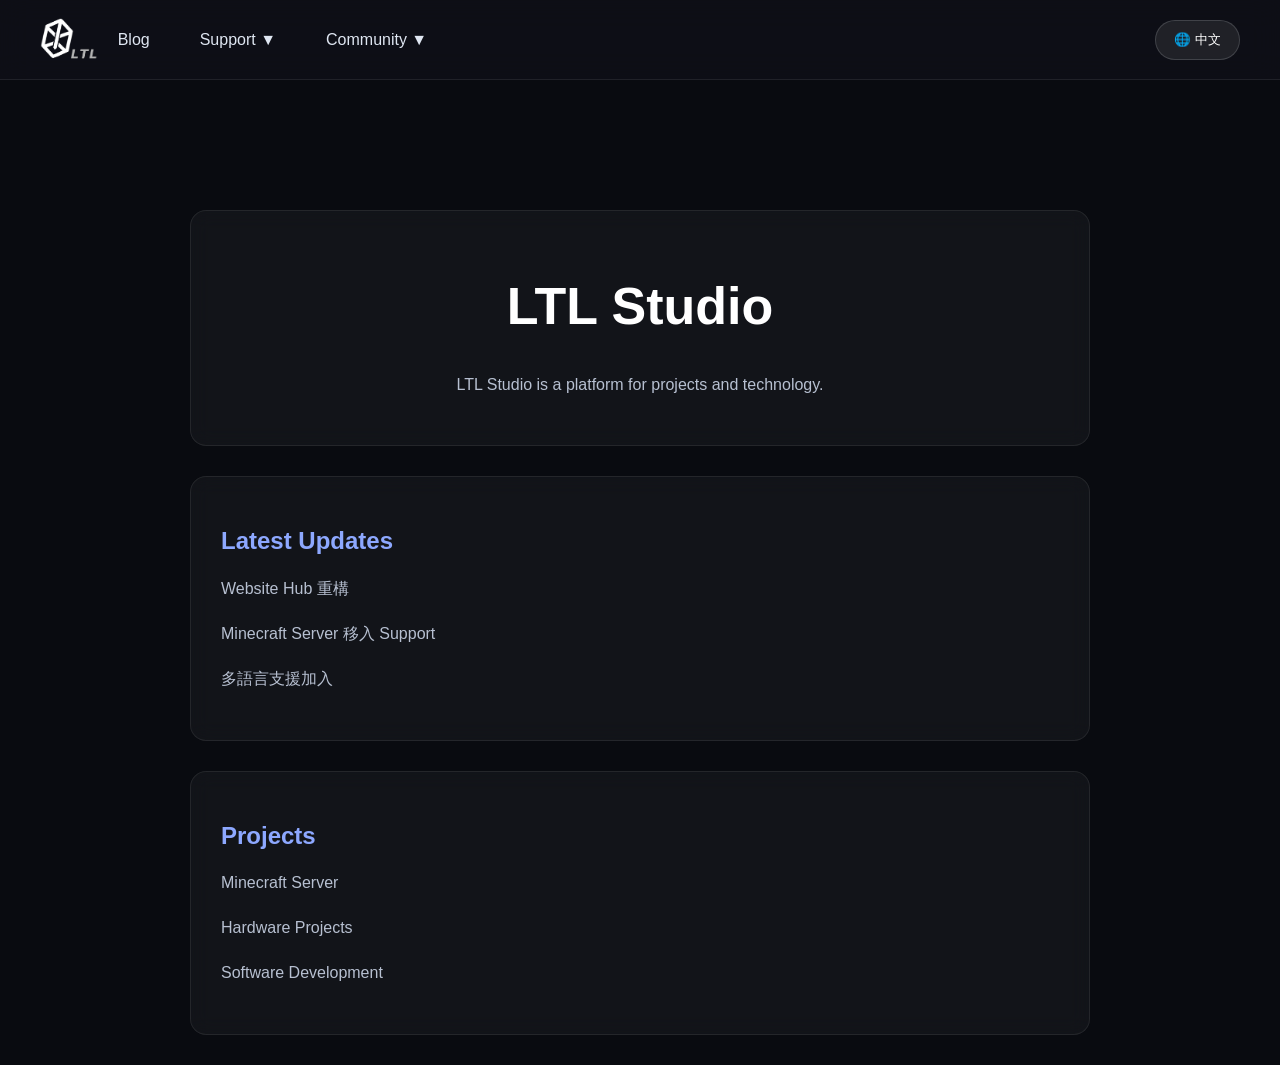
<file: index.html>
<!DOCTYPE html>

<html lang="zh-TW">


<head>

    <meta charset="UTF-8">

    <meta name="viewport" content="width=device-width, initial-scale=1.0">

    <title>LTL Studio</title>

    <link rel="stylesheet" href="css/styles.css">

</head>


<body>


<!-- ==============================
     Hub
============================== -->

<div class="nav-bar">


    <!-- Logo -->

    <div class="logo">

        <a href="/">

            <img src="images/logo.png" alt="LTL Studio">

        </a>

    </div>


    <!-- Desktop Menu -->

    <div class="nav-menu">


        <!-- Blog -->

        <div class="nav-item">

            <a
                class="nav-link"
                href="/"
                data-lang="blog">

                博客

            </a>

        </div>


        <!-- Support -->

        <div class="nav-item dropdown">

            <a
                class="nav-link"
                href="#"
                data-lang="support">

                支援 ▼

            </a>


            <div class="dropdown-content">

                <a
                    id="minecraft"
                    data-lang="minecraft">

                    Minecraft

                </a>


                <a
                    id="cloud"
                    data-lang="cloud">

                    雲端服務

                </a>


                <a
                    id="docs"
                    data-lang="docs">

                    文件

                </a>

            </div>

        </div>


        <!-- Community -->

        <div class="nav-item dropdown">

            <a
                class="nav-link"
                href="#"
                data-lang="community">

                社群 ▼

            </a>


            <div class="dropdown-content">

                <a id="discord">

                    Discord

                </a>


                <a id="youtube">

                    YouTube

                </a>


                <a id="github">

                    GitHub

                </a>

            </div>

        </div>

    </div>


    <!-- Language -->

    <div class="language">

        <button
            id="language-btn"
            data-lang="language"
            onclick="changeLanguage()">

            🌐 English

        </button>

    </div>

</div>



<!-- ==============================
     Mobile Menu
============================== -->

<div id="mobile-menu">


    <!-- Blog -->

    <a
        class="mobile-link"
        href="/"
        data-lang="blog">

        博客

    </a>


    <!-- Support -->

    <div class="mobile-dropdown">

        <button
            class="mobile-dropdown-btn"
            data-lang="support">

            支援 ▼

        </button>


        <div class="mobile-dropdown-content">

            <a id="mobile-minecraft">

                Minecraft

            </a>


            <a id="mobile-cloud">

                雲端服務

            </a>


            <a id="mobile-docs">

                文件

            </a>

        </div>

    </div>


    <!-- Community -->

    <div class="mobile-dropdown">

        <button
            class="mobile-dropdown-btn"
            data-lang="community">

            社群 ▼

        </button>


        <div class="mobile-dropdown-content">

            <a id="mobile-discord">

                Discord

            </a>


            <a id="mobile-youtube">

                YouTube

            </a>


            <a id="mobile-github">

                GitHub

            </a>

        </div>

    </div>

</div>



<!-- ==============================
     Mobile Menu Button
============================== -->

<button
    id="mobile-menu-btn"
    aria-label="Menu">

    ☰

</button>



<!-- ==============================
     Blog
============================== -->

<header>

    <div class="card">

        <h1 data-lang="title">

            LTL Studio

        </h1>


        <p data-lang="intro">

            LTL Studio 是一個技術與專案展示平台。

        </p>

    </div>

</header>



<!-- ==============================
     Latest Updates
============================== -->

<section>

    <div class="card">

        <h2 data-lang="latest">

            最新更新

        </h2>


        <p>

            Website Hub 重構

        </p>


        <p>

            Minecraft Server 移入 Support

        </p>


        <p>

            多語言支援加入

        </p>

    </div>


    <!-- Projects -->

    <div class="card">

        <h2 data-lang="projects">

            專案

        </h2>


        <p>

            Minecraft Server

        </p>


        <p>

            Hardware Projects

        </p>


        <p>

            Software Development

        </p>

    </div>

</section>



<!-- ==============================
     JavaScript
============================== -->

<script src="js/config.js"></script>

<script src="js/language.js"></script>

<script src="js/main.js"></script>


</body>

</html>
</file>
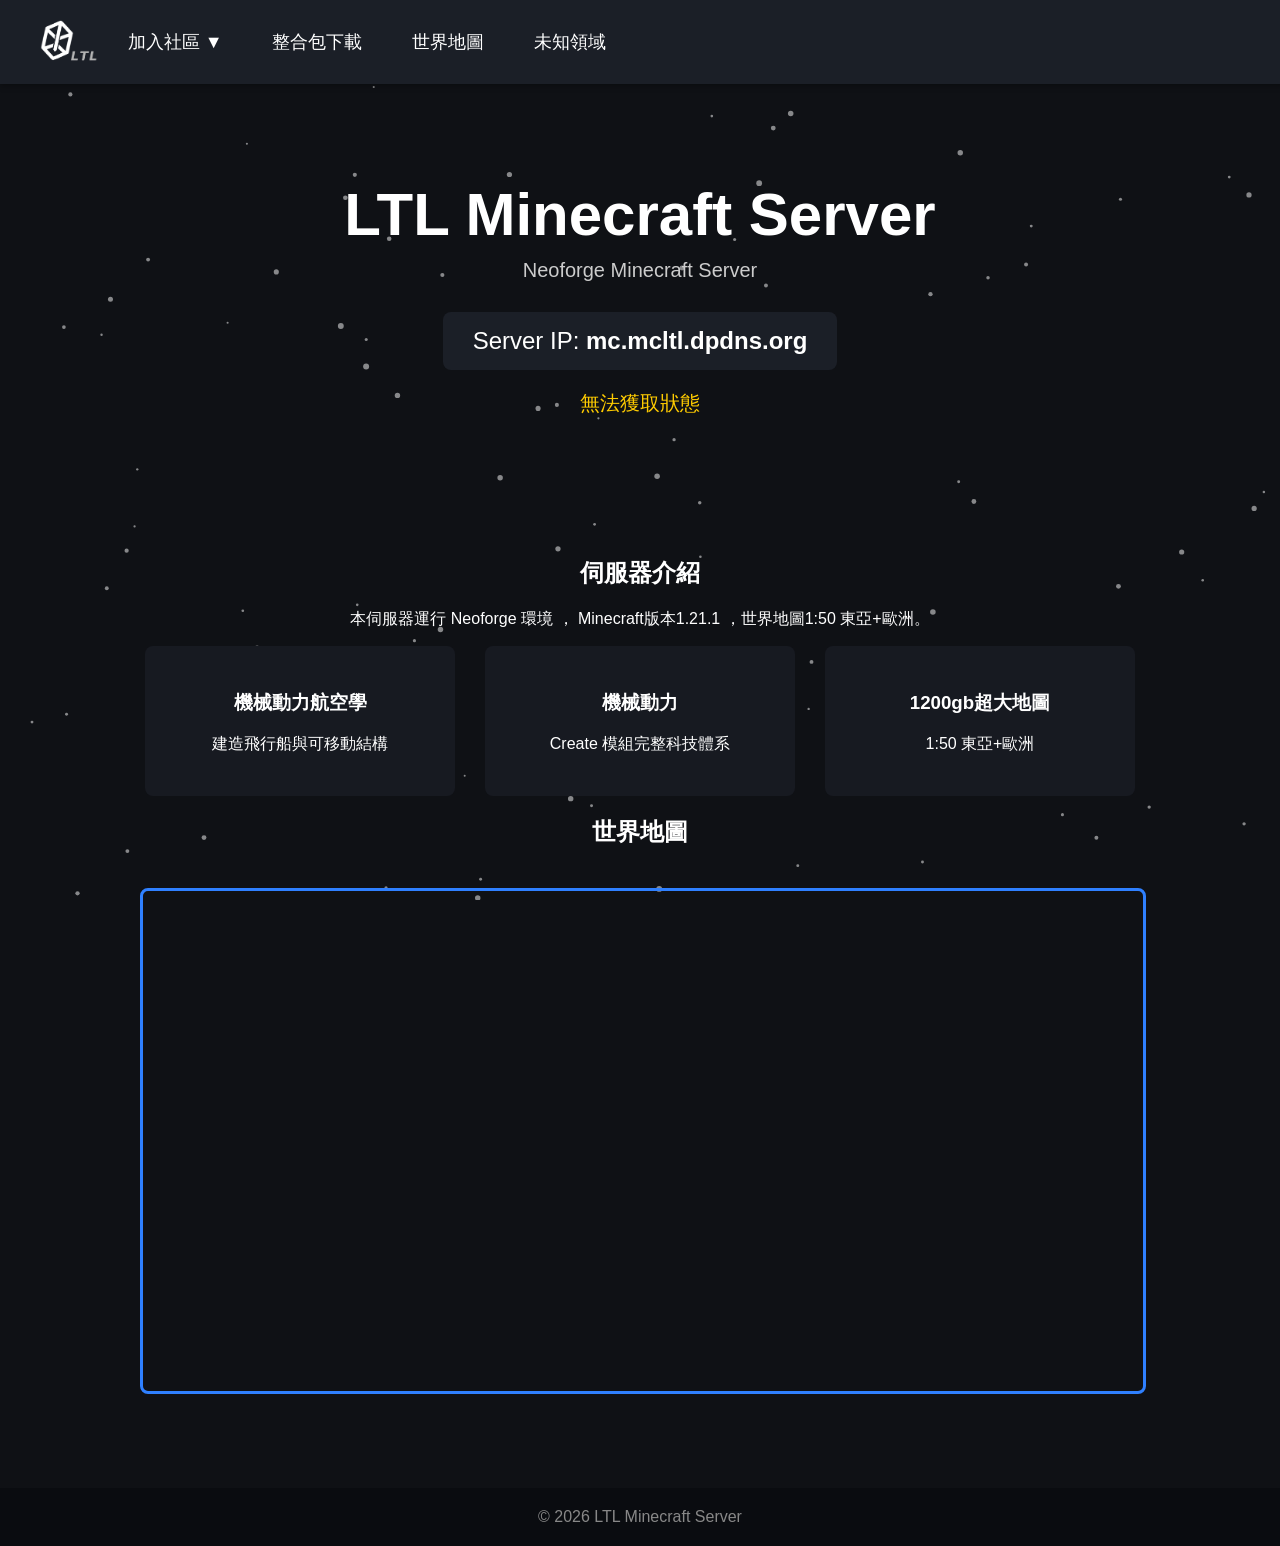
<file: minecraft.html>
<!DOCTYPE html>
<html lang="zh">
<head>
<meta charset="UTF-8">
<meta name="viewport" content="width=device-width, initial-scale=1.0">
<title>MCLTL Minecraft Server</title>
<style>
/* =======================
   全局樣式
======================= */
body {
    margin:0;
    font-family: Arial, Helvetica, sans-serif;
    background:#0f1115;
    color:white;
    overflow-x:hidden;
}
#particles {
    position:fixed;
    top:0; left:0;
    width:100%; height:100%;
    z-index:-1;
    background:#0f1115;
}

/* =======================
    Hub
======================= */
.nav-bar{
    display:flex;
    align-items:center;
    gap:10px;
    padding:10px 40px;
    background:#1b1f27;
    position:fixed;
    top:0;
    width:100%;
    z-index:100;
    box-shadow:0 2px 6px rgba(0,0,0,0.3);
}
.nav-bar .logo img { max-height: 60px; width:auto; }
.nav-menu{ display:flex; gap:10px; align-items:center; }
.nav-item{ position:relative; font-size:18px; }
.nav-link{ display:block; padding:12px 20px; color:white; text-decoration:none; border-radius:6px; }
.nav-link:hover{ background:#2f80ff; }
.dropdown-content{
    display:none;
    position:absolute;
    background:#171a21;
    min-width:160px;
    top:100%;
    left:0;
    flex-direction:column;
    border-radius:6px;
    box-shadow:0 8px 16px rgba(0,0,0,0.3);
    z-index:50;
}
.dropdown-content a{ display:block; padding:12px 16px; color:white; text-decoration:none; }
.dropdown-content a:hover{ background:#2f80ff; }
.nav-item.dropdown:hover .dropdown-content{ display:flex; }

/* =======================
   Header
======================= */
header{
    text-align:center;
    padding:180px 20px 60px 20px;
}
h1{ font-size:60px; margin:0; }
.subtitle{ font-size:20px; color:#ccc; margin-top:10px; }
.server-ip{
    margin-top:30px;
    font-size:24px;
    background:#1b1f27;
    padding:15px 30px;
    display:inline-block;
    border-radius:8px;
    cursor:pointer;
}
.status{ margin-top:20px; font-size:20px; color:#ffcc00; }

/* =======================
   Section
======================= */
section{
    max-width:1000px;
    margin:auto;
    padding:60px 20px;
    text-align:center;
}
.features{ display:flex; flex-wrap:wrap; justify-content:center; gap:30px; }
.feature{ background:#171a21; padding:25px; border-radius:8px; width:260px; }
.map-container{ margin:40px auto; max-width:1000px; height:500px; }
.map-container iframe{ width:100%; height:100%; border:3px solid #2f80ff; border-radius:8px; }

/* footer */
footer{ text-align:center; padding:20px; background:#0a0c10; color:#888; }

/* =======================
    Hub + 側邊菜單
======================= */
@media screen and (max-width:768px){
    .nav-bar{ display:none; }
    .mobile-hub{
        display:flex;
        align-items:center;
        gap:10px;
        padding:10px;
        background:#1b1f27;
        position:fixed;
        top:0;
        width:100%;
        z-index:100;
        box-shadow:0 2px 6px rgba(0,0,0,0.3);
    }
    .mobile-hub .hamburger{ font-size:28px; cursor:pointer; color:white; }
    .mobile-hub .logo img{ max-height:50px; width:auto; }

    .mobile-menu{
        position:fixed;
        left:-250px;
        top:60px;
        height:calc(100% - 60px);
        width:auto;
        min-width:150px;
        max-width:80%;
        background:#1b1f27;
        flex-direction:column;
        gap:0;
        padding:10px;
        transition:left 0.3s ease;
        z-index:105;
    }
    .mobile-menu.show{ left:0; }
    .mobile-menu .nav-item{ border-bottom:none; }
    .mobile-menu .nav-link{ padding:15px 20px; display:block; white-space:nowrap; }
    .mobile-menu .dropdown-content{
        position: relative;
        top:0; left:0;
        box-shadow:none;
        border-radius:8px;
        display:none;
        max-height:0;
        overflow:hidden;
        transition: max-height 0.3s ease;
        padding-left:10px;
    }
    .mobile-menu .dropdown-content.show{
        display:flex;
        flex-direction: column;
        max-height:500px;
    }
}
@media screen and (min-width:769px){
    .mobile-hub{ display:none; }
    .mobile-menu{ display:none; }
}
</style>
</head>
<body>

<div id="particles"></div>

<!-- ==============================
     桌面端 Hub
============================== -->
<div class="nav-bar">
    <div class="logo"><a href="/"><img src="images/logo.png" alt="LTL"></a></div>
    <div class="nav-menu">
        <div class="nav-item dropdown">
            <a class="nav-link" href="javascript:void(0)">加入社區 ▼</a>
            <div class="dropdown-content">
                <a class="discord-desktop" target="_blank">Discord</a>
                <a class="youtube-desktop" target="_blank">YouTube</a>
                <a class="github-desktop" target="_blank">GitHub</a>
            </div>
        </div>
        <div class="nav-item"><a class="desktop-modpack nav-link" target="_blank">整合包下載</a></div>
        <div class="nav-item"><a class="desktop-map nav-link" target="_blank">世界地圖</a></div>
        <div class="nav-item">
    <a class="mobile-cloud nav-link">未知領域</a>
</div>
    </div>
</div>

<!-- ==============================
     手機端 Hub
============================== -->
<div class="mobile-hub">
    <div class="hamburger" onclick="toggleMenu()">☰</div>
    <div class="logo"><a href="/"><img src="images/logo.png" alt="LTL"></a></div>
</div>

<!-- ==============================
     手機端側邊菜單
============================== -->
<div class="nav-menu mobile-menu">
    <div class="nav-item dropdown" onclick="toggleDropdown(this)">
        <a class="nav-link" href="javascript:void(0)">加入社區 ▼</a>
        <div class="dropdown-content">
            <a class="discord-mobile" target="_blank">Discord</a>
            <a class="youtube-mobile" target="_blank">YouTube</a>
            <a class="github-mobile" target="_blank">GitHub</a>
        </div>
    </div>
    <div class="nav-item"><a class="mobile-modpack nav-link" target="_blank">整合包下載</a></div>
    <div class="nav-item"><a class="mobile-map nav-link" target="_blank">世界地圖</a></div>
    <div class="nav-item">
    <a class="mobile-cloud nav-link">未知領域</a>
</div>
</div>

<!-- ==============================
     Header
============================== -->
<header>
    <h1>LTL Minecraft Server</h1>
    <div class="subtitle">Neoforge Minecraft Server</div>
    <div class="server-ip" onclick="copyIP()">Server IP: <b id="ip-text">mc.mcltl.dpdns.org</b></div>
    <div class="status" id="server-status">檢查伺服器狀態...</div>
</header>

<!-- ==============================
     Section
============================== -->
<section>
<h2>伺服器介紹</h2>
<p>本伺服器運行 Neoforge 環境 ， Minecraft版本1.21.1 ，世界地圖1:50 東亞+歐洲。</p>
<div class="features">
    <div class="feature"><h3>機械動力航空學</h3><p>建造飛行船與可移動結構</p></div>
    <div class="feature"><h3>機械動力</h3><p>Create 模組完整科技體系</p></div>
    <div class="feature"><h3>1200gb超大地圖</h3><p>1:50 東亞+歐洲</p></div>
</div>

<h2>世界地圖</h2>
<div class="map-container">
    <iframe src="https://mcltl.dpdns.org/map"></iframe>
</div>
</section>

<footer>© 2026 LTL Minecraft Server </footer>

<!-- ==============================
     JavaScript
============================== -->
<script>
/* ==============================
   URL 變量
============================== */
const SERVER ="mcltl.dpdns.org"
const SERVER_MC = "mc.mcltl.dpdns.org";
const CLOUD_URL = "XUANWU.html";
const MODPACK_URL = `https://wwbgr.lanzn.com/itJDd4101g8b`;
const MAP_URL     = `https://${SERVER}/map`;
const DISCORD_URL = "https://discord.gg/CQsjNVZT4r";
const YOUTUBE_URL = "https://youtube.com/@Bill_LTL.Studio";
const GITHUB_URL  = "https://www.github.com/Bill-LTL";

/* 漢堡菜單切換 */
function toggleMenu(){ document.querySelector('.mobile-menu').classList.toggle('show'); }

/* 手機端下拉 */
function toggleDropdown(element){
    if(window.innerWidth <= 768){ element.querySelector('.dropdown-content').classList.toggle('show'); }
}

/* 點擊複製 IP */
function copyIP(){
    const ip = document.getElementById('ip-text').innerText;
    navigator.clipboard.writeText(ip).then(()=>{ alert("IP 已複製（使用前請確認您擁有IPv6地址）: " + ip); });
}

/* Minecraft 伺服器狀態檢查 */
async function checkServer(){
    const statusEl = document.getElementById('server-status');
    try{
        const res = await fetch(`https://api.mcsrvstat.us/2/${SERVER_MC}`);
        const data = await res.json();
        if(data.online){
            statusEl.textContent = `伺服器在線 - 玩家數: ${data.players.online}/${data.players.max}`;
            statusEl.style.color = "#00ff00";
        } else{
            statusEl.textContent = "伺服器離線";
            statusEl.style.color = "#ff0000";
        }
    } catch(e){
        statusEl.textContent = "無法獲取狀態";
        statusEl.style.color = "#ffcc00";
    }
}
checkServer();
// 點擊空白自動收回手機側邊菜單
document.addEventListener('click', function(e){
    const menu = document.querySelector('.mobile-menu');
    const hub = document.querySelector('.mobile-hub .hamburger');
    if(menu.classList.contains('show') && !menu.contains(e.target) && !hub.contains(e.target)){
        menu.classList.remove('show');
        // 同時收起所有子菜單
        menu.querySelectorAll('.dropdown-content').forEach(dc => dc.classList.remove('show'));
    }
});
/* ==============================
   將變量套用到所有按鈕
============================== */
document.querySelectorAll(".desktop-cloud, .mobile-cloud").forEach(el => el.href = CLOUD_URL);
document.querySelectorAll(".desktop-modpack, .mobile-modpack").forEach(el=>{ el.href = MODPACK_URL; });
document.querySelectorAll(".desktop-map, .mobile-map").forEach(el=>{ el.href = MAP_URL; });
document.querySelectorAll(".discord-desktop, .discord-mobile").forEach(el=>{ el.href = DISCORD_URL; });
document.querySelectorAll(".youtube-desktop, .youtube-mobile").forEach(el=>{ el.href = YOUTUBE_URL; });
document.querySelectorAll(".github-desktop, .github-mobile").forEach(el=>{ el.href = GITHUB_URL; });
/* 粒子背景動畫 */
const canvas = document.createElement('canvas');
document.getElementById('particles').appendChild(canvas);
canvas.width = window.innerWidth;
canvas.height = window.innerHeight;
const ctx = canvas.getContext('2d');
let particles = [];
for(let i=0;i<100;i++){
    particles.push({x:Math.random()*canvas.width,y:Math.random()*canvas.height,r:Math.random()*2+1,speed:Math.random()*0.5+0.2});
}
function animate(){
    ctx.clearRect(0,0,canvas.width,canvas.height);
    particles.forEach(p=>{
        ctx.beginPath();
        ctx.arc(p.x,p.y,p.r,0,Math.PI*2);
        ctx.fillStyle="rgba(255,255,255,0.5)";
        ctx.fill();
        p.y -= p.speed;
        if(p.y<0)p.y=canvas.height;
    });
    requestAnimationFrame(animate);
}
animate();
window.addEventListener('resize',()=>{ canvas.width=window.innerWidth; canvas.height=window.innerHeight; });
</script>
</body>
</html>
</file>
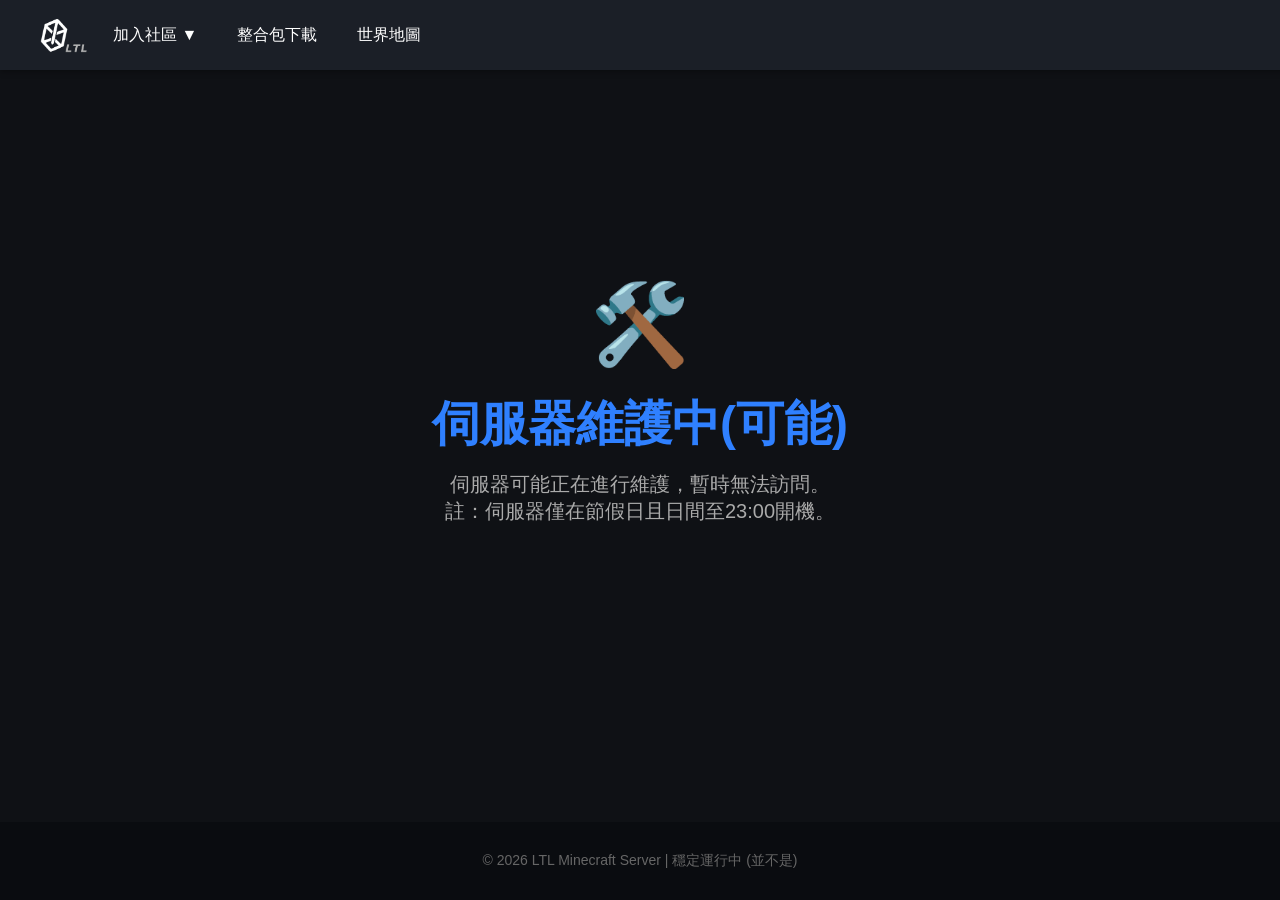
<file: protect.html>
<!DOCTYPE html>
<html lang="zh">
<head>
<meta charset="UTF-8">
<meta name="viewport" content="width=device-width, initial-scale=1.0">
<title>維護中 - MCLTL Minecraft Server</title>
<style>
/* =======================
    全局樣式
======================= */
body {
    margin:0;
    font-family: 'Segoe UI', Arial, sans-serif;
    background:#0f1115;
    color:white;
    overflow-x:hidden;
    display: flex;
    flex-direction: column;
    min-height: 100vh;
}

/* =======================
    Hub (導航欄)
======================= */
.nav-bar{
    display:flex;
    align-items:center;
    gap:10px;
    padding:10px 40px;
    background:#1b1f27;
    position:fixed;
    top:0;
    width:100%;
    z-index:100;
    box-shadow:0 2px 6px rgba(0,0,0,0.3);
}
.nav-bar .logo img { max-height: 50px; width:auto; vertical-align: middle; }
.nav-menu{ display:flex; gap:10px; align-items:center; }
.nav-item{ position:relative; font-size:16px; }
.nav-link{ display:block; padding:10px 15px; color:white; text-decoration:none; border-radius:6px; transition: 0.3s; }
.nav-link:hover{ background:#2f80ff; }

/* 下拉選單 */
.dropdown-content{
    display:none;
    position:absolute;
    background:#171a21;
    min-width:160px;
    top:100%;
    left:0;
    flex-direction:column;
    border-radius:6px;
    box-shadow:0 8px 16px rgba(0,0,0,0.3);
    z-index:50;
}
.dropdown-content a{ display:block; padding:12px 16px; color:white; text-decoration:none; }
.dropdown-content a:hover{ background:#2f80ff; border-radius:6px; }
.nav-item.dropdown:hover .dropdown-content{ display:flex; }

/* =======================
    維護內容主體
======================= */
.main-content {
    flex: 1;
    display: flex;
    flex-direction: column;
    justify-content: center;
    align-items: center;
    text-align: center;
    padding: 100px 20px;
}
.maintenance-icon {
    font-size: 80px;
    margin-bottom: 20px;
}
h1 { font-size: 48px; margin: 0; color: #2f80ff; }
.subtitle { font-size: 20px; color: #aaa; margin-top: 15px; max-width: 600px; }

/* =======================
    手機端樣式
======================= */
@media screen and (max-width:768px){
    .nav-bar{ display:none; }
    .mobile-hub{
        display:flex;
        align-items:center;
        justify-content: space-between;
        padding:10px 20px;
        background:#1b1f27;
        position:fixed;
        top:0;
        width:100%;
        z-index:100;
        box-sizing: border-box;
    }
    .mobile-hub .hamburger{ font-size:28px; cursor:pointer; color:white; }
    .mobile-hub .logo img{ max-height:40px; }

    .mobile-menu{
        position:fixed;
        left:-260px;
        top:0;
        height:100%;
        width:250px;
        background:#171a21;
        display:flex;
        flex-direction:column;
        padding:70px 10px 20px 10px;
        transition:left 0.3s ease;
        z-index:105;
        box-shadow: 2px 0 10px rgba(0,0,0,0.5);
    }
    .mobile-menu.show{ left:0; }
    .mobile-menu .nav-link{ padding:15px; font-size: 18px; border-bottom: 1px solid #2a2e35; }
    
    .mobile-menu .dropdown-content{
        position: relative;
        display: none;
        background: #11141a;
        box-shadow: none;
    }
    .mobile-menu .dropdown-content.show{ display: flex; }
}

@media screen and (min-width:769px){
    .mobile-hub, .mobile-menu { display:none; }
}

footer{ text-align:center; padding:30px; background:#0a0c10; color:#666; font-size: 14px; }
</style>
</head>
<body>

<div class="nav-bar">
    <div class="logo"><a href="#"><img src="images/logo.png" alt="LTL Logo"></a></div>
    <div class="nav-menu">
        <div class="nav-item dropdown">
            <a class="nav-link" href="javascript:void(0)">加入社區 ▼</a>
            <div class="dropdown-content">
                <a href="https://discord.gg/CQsjNVZT4r" target="_blank">Discord</a>
                <a href="https://youtube.com/@Bill_LTL.Studio" target="_blank">YouTube</a>
                <a href="https://www.github.com/Bill-LTL" target="_blank">GitHub</a>
            </div>
        </div>
        <div class="nav-item"><a class="nav-link" href="https://wwbgr.lanzn.com/i3L0M3mh9y3e" target="_blank">整合包下載</a></div>
        <div class="nav-item"><a class="nav-link" href="#">世界地圖</a></div>
    </div>
</div>

<div class="mobile-hub">
    <div class="hamburger" onclick="toggleMenu()">☰</div>
    <div class="logo"><img src="images/logo.png" alt="LTL Logo"></div>
    <div style="width:28px;"></div> </div>

<div class="mobile-menu" id="mobileMenu">
    <div class="nav-item"><a class="nav-link" href="#">首頁</a></div>
    <div class="nav-item dropdown">
        <a class="nav-link" href="javascript:void(0)" onclick="toggleDropdown(this)">社區媒體 ▼</a>
        <div class="dropdown-content">
            <a href="https://discord.gg/CQsjNVZT4r" target="_blank">Discord</a>
            <a href="https://youtube.com/@Bill_LTL.Studio" target="_blank">YouTube</a>
        </div>
    </div>
    <div class="nav-item"><a class="nav-link" href="#">整合包下載</a></div>
    <div class="nav-item"><a class="nav-link" href="#">世界地圖</a></div>
</div>

<div class="main-content">
    <div class="maintenance-icon">🛠️</div>
    <h1>伺服器維護中(可能)</h1>
    <p class="subtitle">
        伺服器可能正在進行維護，暫時無法訪問。<br>
        註：伺服器僅在節假日且日間至23:00開機。
    </p>
</div>

<footer>
    © 2026 LTL Minecraft Server | 穩定運行中 (並不是)
</footer>

<script>
/* 側邊菜單切換 */
function toggleMenu() {
    document.getElementById('mobileMenu').classList.toggle('show');
}

/* 手機端下拉子選單 */
function toggleDropdown(element) {
    const content = element.nextElementSibling;
    content.classList.toggle('show');
}

/* 點擊空白處關閉菜單 */
document.addEventListener('click', function(e) {
    const menu = document.getElementById('mobileMenu');
    const hamburger = document.querySelector('.hamburger');
    if (menu.classList.contains('show') && !menu.contains(e.target) && !hamburger.contains(e.target)) {
        menu.classList.remove('show');
    }
});
</script>

</body>
</html>
</file>
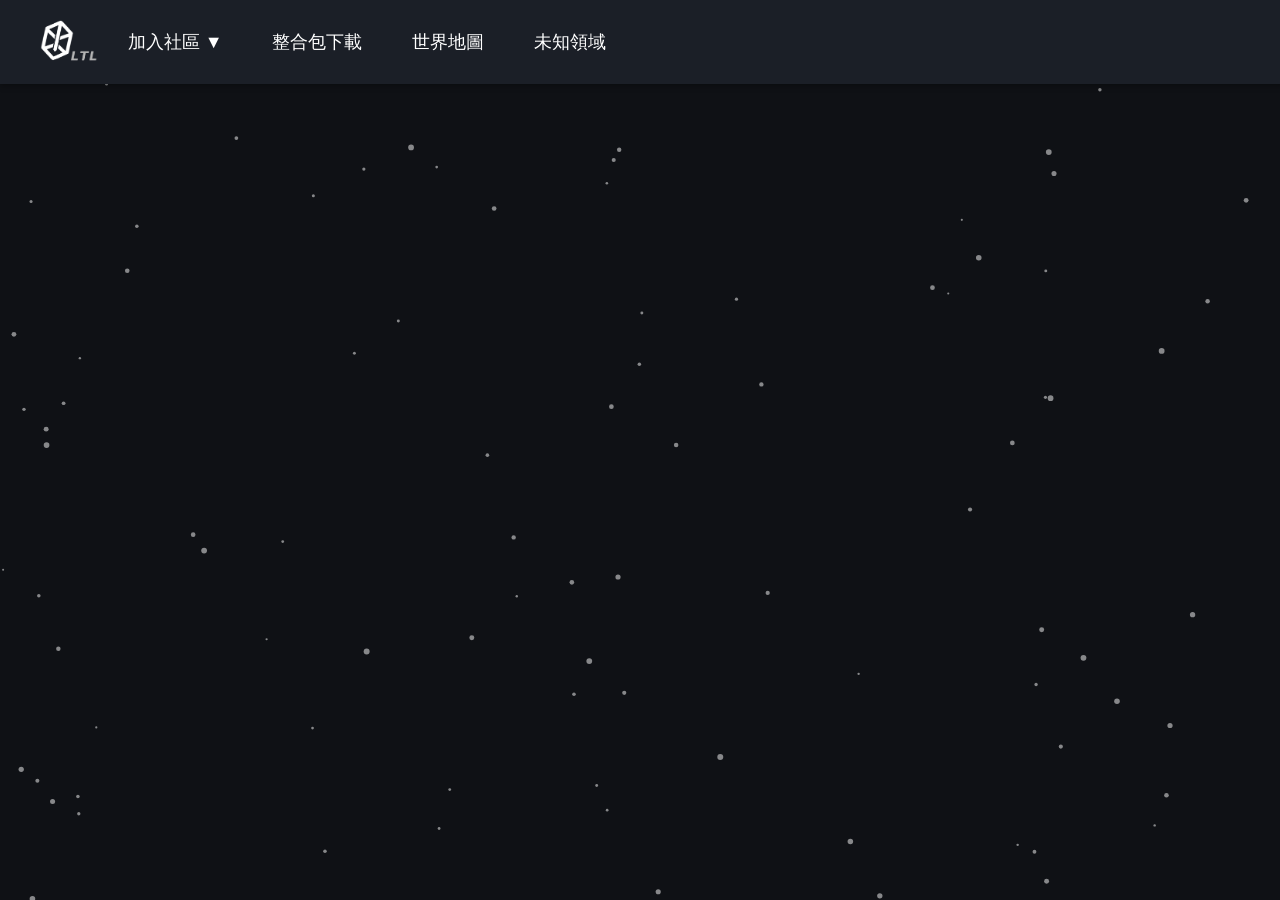
<file: XUANWU.html>
<!DOCTYPE html>
<html lang="zh">
<head>
<meta charset="UTF-8">
<meta name="viewport" content="width=device-width, initial-scale=1.0">
<title>MCLTL Minecraft Server</title>
<style>
/* =======================
   全局樣式
======================= */
body {
    margin:0;
    font-family: Arial, Helvetica, sans-serif;
    background:#0f1115;
    color:white;
    overflow-x:hidden;
}
#particles {
    position:fixed;
    top:0; left:0;
    width:100%; height:100%;
    z-index:-1;
    background:#0f1115;
}

/* =======================
    Hub
======================= */
.nav-bar{
    display:flex;
    align-items:center;
    gap:10px;
    padding:10px 40px;
    background:#1b1f27;
    position:fixed;
    top:0;
    width:100%;
    z-index:100;
    box-shadow:0 2px 6px rgba(0,0,0,0.3);
}
.nav-bar .logo img { max-height: 60px; width:auto; }
.nav-menu{ display:flex; gap:10px; align-items:center; }
.nav-item{ position:relative; font-size:18px; }
.nav-link{ display:block; padding:12px 20px; color:white; text-decoration:none; border-radius:6px; }
.nav-link:hover{ background:#2f80ff; }
.dropdown-content{
    display:none;
    position:absolute;
    background:#171a21;
    min-width:160px;
    top:100%;
    left:0;
    flex-direction:column;
    border-radius:6px;
    box-shadow:0 8px 16px rgba(0,0,0,0.3);
    z-index:50;
}
.dropdown-content a{ display:block; padding:12px 16px; color:white; text-decoration:none; }
.dropdown-content a:hover{ background:#2f80ff; }
.nav-item.dropdown:hover .dropdown-content{ display:flex; }

/* =======================
   Header
======================= */
header{
    text-align:center;
    padding:180px 20px 60px 20px;
}
h1{ font-size:60px; margin:0; }
.subtitle{ font-size:20px; color:#ccc; margin-top:10px; }
.server-ip{
    margin-top:30px;
    font-size:24px;
    background:#1b1f27;
    padding:15px 30px;
    display:inline-block;
    border-radius:8px;
    cursor:pointer;
}
.status{ margin-top:20px; font-size:20px; color:#ffcc00; }

/* =======================
   Section
======================= */
section{
    max-width:1000px;
    margin:auto;
    padding:60px 20px;
    text-align:center;
}
.features{ display:flex; flex-wrap:wrap; justify-content:center; gap:30px; }
.feature{ background:#171a21; padding:25px; border-radius:8px; width:260px; }
.map-container{ margin:40px auto; max-width:1000px; height:500px; }
.map-container iframe{ width:100%; height:100%; border:3px solid #2f80ff; border-radius:8px; }

/* footer */
footer{ text-align:center; padding:20px; background:#0a0c10; color:#888; }

/* =======================
    Hub + 側邊菜單
======================= */
@media screen and (max-width:768px){
    .nav-bar{ display:none; }
    .mobile-hub{
        display:flex;
        align-items:center;
        gap:10px;
        padding:10px;
        background:#1b1f27;
        position:fixed;
        top:0;
        width:100%;
        z-index:100;
        box-shadow:0 2px 6px rgba(0,0,0,0.3);
    }
    .mobile-hub .hamburger{ font-size:28px; cursor:pointer; color:white; }
    .mobile-hub .logo img{ max-height:50px; width:auto; }

    .mobile-menu{
        position:fixed;
        left:-250px;
        top:60px;
        height:calc(100% - 60px);
        width:auto;
        min-width:150px;
        max-width:80%;
        background:#1b1f27;
        flex-direction:column;
        gap:0;
        padding:10px;
        transition:left 0.3s ease;
        z-index:105;
    }
    .mobile-menu.show{ left:0; }
    .mobile-menu .nav-item{ border-bottom:none; }
    .mobile-menu .nav-link{ padding:15px 20px; display:block; white-space:nowrap; }
    .mobile-menu .dropdown-content{
        position: relative;
        top:0; left:0;
        box-shadow:none;
        border-radius:8px;
        display:none;
        max-height:0;
        overflow:hidden;
        transition: max-height 0.3s ease;
        padding-left:10px;
    }
    .mobile-menu .dropdown-content.show{
        display:flex;
        flex-direction: column;
        max-height:500px;
    }
}
@media screen and (min-width:769px){
    .mobile-hub{ display:none; }
    .mobile-menu{ display:none; }
}
/* =======================
   iframe 全頁
======================= */

.iframe-page{
    position: fixed;
    top: 70px;          /* Hub 高度 */
    left: 0;
    width: 100%;
    height: calc(100vh - 80px);
    overflow: hidden;
}

.full-iframe{
    width:100%;
    height:100%;
    border:none;
}
</style>
</head>
<body>

<div id="particles"></div>

<!-- ==============================
     桌面端 Hub
============================== -->
<div class="nav-bar">
    <div class="logo"><a href="/"><img src="images/logo.png" alt="LTL"></a></div>
    <div class="nav-menu">
        <div class="nav-item dropdown">
            <a class="nav-link" href="javascript:void(0)">加入社區 ▼</a>
            <div class="dropdown-content">
                <a class="discord-desktop" target="_blank">Discord</a>
                <a class="youtube-desktop" target="_blank">YouTube</a>
                <a class="github-desktop" target="_blank">GitHub</a>
            </div>
        </div>
        <div class="nav-item"><a class="desktop-modpack nav-link" target="_blank">整合包下載</a></div>
        <div class="nav-item"><a class="desktop-map nav-link" target="_blank">世界地圖</a></div>
        <div class="nav-item">
            <a class="desktop-cloud nav-link">未知領域</a>
        </div>
    </div>
</div>

<!-- ==============================
     手機端 Hub
============================== -->
<div class="mobile-hub">
    <div class="hamburger" onclick="toggleMenu()">☰</div>
    <div class="logo"><a href="/"><img src="images/logo.png" alt="LTL"></a></div>
</div>

<!-- ==============================
     手機端側邊菜單
============================== -->
<div class="nav-menu mobile-menu">
    <div class="nav-item dropdown" onclick="toggleDropdown(this)">
        <a class="nav-link" href="javascript:void(0)">加入社區 ▼</a>
        <div class="dropdown-content">
            <a class="discord-mobile" target="_blank">Discord</a>
            <a class="youtube-mobile" target="_blank">YouTube</a>
            <a class="github-mobile" target="_blank">GitHub</a>
        </div>
    </div>
    <div class="nav-item"><a class="mobile-modpack nav-link" target="_blank">整合包下載</a></div>
    <div class="nav-item"><a class="mobile-map nav-link" target="_blank">世界地圖</a></div>
    <div class="nav-item">
    <a class="mobile-cloud nav-link">未知領域</a>
</div>
</div>

<!-- ==============================
     Header
============================== -->

<div class="iframe-page">
    <iframe
        src="https://huawei.dog"
        class="full-iframe">
    </iframe>
</div>

<footer>© 2026 LTL Minecraft Server </footer>

<!-- ==============================
     JavaScript
============================== -->
<script>
/* ==============================
   URL 變量
============================== */
const SERVER ="mcltl.dpdns.org"
const SERVER_MC = "mc.mcltl.dpdns.org";
const CLOUD_URL = "XUANWU.html";
const MODPACK_URL = `https://wwbgr.lanzn.com/iCWQg3sfo6fc`;
const MAP_URL     = `https://${SERVER}/map`;
const DISCORD_URL = "https://discord.gg/CQsjNVZT4r";
const YOUTUBE_URL = "https://youtube.com/@Bill_LTL.Studio";
const GITHUB_URL  = "https://www.github.com/Bill-LTL";

/* 漢堡菜單切換 */
function toggleMenu(){ document.querySelector('.mobile-menu').classList.toggle('show'); }

/* 手機端下拉 */
function toggleDropdown(element){
    if(window.innerWidth <= 768){ element.querySelector('.dropdown-content').classList.toggle('show'); }
}

/* 點擊複製 IP */
function copyIP(){
    const ip = document.getElementById('ip-text').innerText;
    navigator.clipboard.writeText(ip).then(()=>{ alert("IP 已複製（使用前請確認您擁有IPv6地址）: " + ip); });
}

/* Minecraft 伺服器狀態檢查 */
async function checkServer(){
    const statusEl = document.getElementById('server-status');
    try{
        const res = await fetch(`https://api.mcsrvstat.us/2/${SERVER_MC}`);
        const data = await res.json();
        if(data.online){
            statusEl.textContent = `伺服器在線 - 玩家數: ${data.players.online}/${data.players.max}`;
            statusEl.style.color = "#00ff00";
        } else{
            statusEl.textContent = "伺服器離線";
            statusEl.style.color = "#ff0000";
        }
    } catch(e){
        statusEl.textContent = "無法獲取狀態";
        statusEl.style.color = "#ffcc00";
    }
}
checkServer();
// 點擊空白自動收回手機側邊菜單
document.addEventListener('click', function(e){
    const menu = document.querySelector('.mobile-menu');
    const hub = document.querySelector('.mobile-hub .hamburger');
    if(menu.classList.contains('show') && !menu.contains(e.target) && !hub.contains(e.target)){
        menu.classList.remove('show');
        // 同時收起所有子菜單
        menu.querySelectorAll('.dropdown-content').forEach(dc => dc.classList.remove('show'));
    }
});
/* ==============================
   將變量套用到所有按鈕
============================== */
document.querySelectorAll(".desktop-cloud, .mobile-cloud").forEach(el => el.href = CLOUD_URL);
document.querySelectorAll(".desktop-modpack, .mobile-modpack").forEach(el=>{ el.href = MODPACK_URL; });
document.querySelectorAll(".desktop-map, .mobile-map").forEach(el=>{ el.href = MAP_URL; });
document.querySelectorAll(".discord-desktop, .discord-mobile").forEach(el=>{ el.href = DISCORD_URL; });
document.querySelectorAll(".youtube-desktop, .youtube-mobile").forEach(el=>{ el.href = YOUTUBE_URL; });
document.querySelectorAll(".github-desktop, .github-mobile").forEach(el=>{ el.href = GITHUB_URL; });
/* 粒子背景動畫 */
const canvas = document.createElement('canvas');
document.getElementById('particles').appendChild(canvas);
canvas.width = window.innerWidth;
canvas.height = window.innerHeight;
const ctx = canvas.getContext('2d');
let particles = [];
for(let i=0;i<100;i++){
    particles.push({x:Math.random()*canvas.width,y:Math.random()*canvas.height,r:Math.random()*2+1,speed:Math.random()*0.5+0.2});
}
function animate(){
    ctx.clearRect(0,0,canvas.width,canvas.height);
    particles.forEach(p=>{
        ctx.beginPath();
        ctx.arc(p.x,p.y,p.r,0,Math.PI*2);
        ctx.fillStyle="rgba(255,255,255,0.5)";
        ctx.fill();
        p.y -= p.speed;
        if(p.y<0)p.y=canvas.height;
    });
    requestAnimationFrame(animate);
}
animate();
window.addEventListener('resize',()=>{ canvas.width=window.innerWidth; canvas.height=window.innerHeight; });
</script>
</body>
</html>
</file>
<file: css/styles.css>
/* ==============================
   Global
============================== */

*{

    box-sizing:border-box;

}

body{

    margin:0;

    background:#090b10;

    color:white;

    font-family:
    Arial,Helvetica,sans-serif;

}



/* ==============================
   Hub
============================== */


.nav-bar{

    position:fixed;

    top:0;

    width:100%;

    height:80px;

    display:flex;

    align-items:center;

    padding:0 40px;

    background:
    rgba(15,17,25,0.75);

    backdrop-filter:
    blur(15px);

    border-bottom:
    1px solid rgba(255,255,255,0.08);

    z-index:100;

}



.logo img{

    height:60px;

}



.nav-menu{

    display:flex;

    align-items:center;

    gap:10px;

}



.nav-link{

    color:#dfe6f2;

    text-decoration:none;

    padding:12px 20px;

    border-radius:10px;

    transition:.25s;

}



.nav-link:hover{

    background:
    rgba(108,140,255,0.18);

    color:white;

}



/* ==============================
   Dropdown
============================== */


.dropdown{

    position:relative;

}



.dropdown-content{

    display:none;

    position:absolute;

    top:calc(100% + 10px);

    left:0;

    min-width:180px;

    padding:8px;

    background:
    rgba(20,24,34,0.95);

    border:
    1px solid rgba(255,255,255,0.1);

    border-radius:12px;

    z-index:200;


}



.dropdown-content a{

    display:block;

    padding:12px 16px;

    color:#c9d2e3;

    text-decoration:none;

    border-radius:8px;

}



.dropdown-content a:hover{

    background:
    rgba(108,140,255,0.2);

    color:white;

}



.dropdown:hover
.dropdown-content{

    display:block;

}





/* ==============================
   Language Button
============================== */


.language{

    margin-left:auto;

}



#language-btn{

    background:
    rgba(255,255,255,0.08);

    border:
    1px solid rgba(255,255,255,0.15);

    color:white;

    padding:
    10px 18px;

    border-radius:20px;

    cursor:pointer;

    transition:.3s;

}



#language-btn:hover{

    background:
    rgba(255,255,255,0.18);

}





/* ==============================
   Blog
============================== */


header{

    padding-top:180px;

    text-align:center;

}



.card{

    background:
    rgba(255,255,255,0.04);

    max-width:900px;

    margin:30px auto;

    padding:30px;

    border-radius:16px;

    border:
    1px solid rgba(255,255,255,0.08);

    backdrop-filter:
    blur(10px);

}



.card h1{

    font-size:52px;

}



.card h2{

    color:#8da8ff;

}



.card p{

    color:#b7c0d1;

    line-height:1.8;

}



/* ==============================
   Button
============================== */


button{

    font-family:inherit;

}

/* ==============================
   Mobile Menu
============================== */

#mobile-menu{

    position:fixed;

    left:0;

    bottom:64px;

    width:100%;

    padding:12px;

    background:
    rgba(15,17,25,0.98);

    backdrop-filter:
    blur(20px);

    border-top:
    1px solid rgba(255,255,255,0.08);

    box-shadow:
    0 -15px 40px rgba(0,0,0,0.45);

    z-index:999;

    opacity:0;

    visibility:hidden;

    pointer-events:none;

    transform:translateY(10px);

    transition:.25s;

}


#mobile-menu.active{

    opacity:1;

    visibility:visible;

    pointer-events:auto;

    transform:translateY(0);

}


.mobile-link{

    display:block;

    color:#dfe6f2;

    text-decoration:none;

    padding:14px 20px;

    border-radius:8px;

}


.mobile-link:hover{

    background:
    rgba(108,140,255,0.15);

}


.mobile-dropdown-btn{

    width:100%;

    padding:14px 20px;

    background:none;

    border:0;

    color:#dfe6f2;

    text-align:left;

    font-family:inherit;

    font-size:16px;

    cursor:pointer;

    border-radius:8px;

}


.mobile-dropdown-btn:hover{

    background:
    rgba(108,140,255,0.15);

}


.mobile-dropdown-content{

    display:none;

    padding-left:20px;

}


.mobile-dropdown-content.active{

    display:block;

}


.mobile-dropdown-content a{

    display:block;

    padding:12px 20px;

    color:#b7c0d1;

    text-decoration:none;

    border-radius:8px;

}


.mobile-dropdown-content a:hover{

    background:
    rgba(108,140,255,0.15);

    color:white;

}


/* ==============================
   Mobile Menu
============================== */

#mobile-menu{

    display:none;

}


.mobile-link{

    display:block;

    color:#dfe6f2;

    text-decoration:none;

    padding:14px 20px;

    border-radius:8px;

}


.mobile-link:hover{

    background:
    rgba(108,140,255,0.15);

}


.mobile-dropdown-btn{

    width:100%;

    padding:14px 20px;

    background:none;

    border:0;

    color:#dfe6f2;

    text-align:left;

    font-family:inherit;

    font-size:16px;

    cursor:pointer;

    border-radius:8px;

}


.mobile-dropdown-btn:hover{

    background:
    rgba(108,140,255,0.15);

}


.mobile-dropdown-content{

    display:none;

    padding-left:20px;

}


.mobile-dropdown-content.active{

    display:block;

}


.mobile-dropdown-content a{

    display:block;

    padding:12px 20px;

    color:#b7c0d1;

    text-decoration:none;

    border-radius:8px;

}


.mobile-dropdown-content a:hover{

    background:
    rgba(108,140,255,0.15);

    color:white;

}


/* ==============================
   Mobile
============================== */

#mobile-menu-btn{

    display:none;

}


@media (max-width:768px){

    body{

        padding-bottom:64px;

    }


    .nav-bar{

        height:64px;

        padding:0 16px;

        z-index:1000;

    }


    .logo img{

        height:44px;

    }


    .nav-menu{

        display:none;

    }


    .language{

        margin-left:auto;

        margin-right:8px;

    }


    #language-btn{

        min-width:96px;

        height:38px;

        padding:0 14px;

    }


    #mobile-menu{

        position:fixed;

        display:block;

        left:0;

        bottom:64px;

        width:100%;

        padding:12px;

        background:
        rgba(15,17,25,0.98);

        backdrop-filter:
        blur(20px);

        border-top:
        1px solid rgba(255,255,255,0.08);

        box-shadow:
        0 -15px 40px rgba(0,0,0,0.45);

        z-index:999;

        opacity:0;

        visibility:hidden;

        pointer-events:none;

        transform:translateY(10px);

        transition:.25s;

    }


    #mobile-menu.active{

        opacity:1;

        visibility:visible;

        pointer-events:auto;

        transform:translateY(0);

    }


    #mobile-menu-btn{

        position:fixed;

        display:flex;

        align-items:center;

        justify-content:center;

        left:0;

        bottom:0;

        width:100%;

        height:64px;

        padding:0;

        border:0;

        border-top:
        1px solid rgba(255,255,255,0.08);

        background:
        rgba(15,17,25,0.98);

        backdrop-filter:
        blur(20px);

        color:white;

        font-size:24px;

        cursor:pointer;

        z-index:1001;

    }


    header{

        padding-top:100px;

        padding-left:16px;

        padding-right:16px;

    }


    .card{

        width:auto;

        margin:20px 16px;

        padding:24px;

        border-radius:14px;

    }


    .card h1{

        font-size:36px;

    }


    .card h2{

        font-size:24px;

    }

}
</file>
